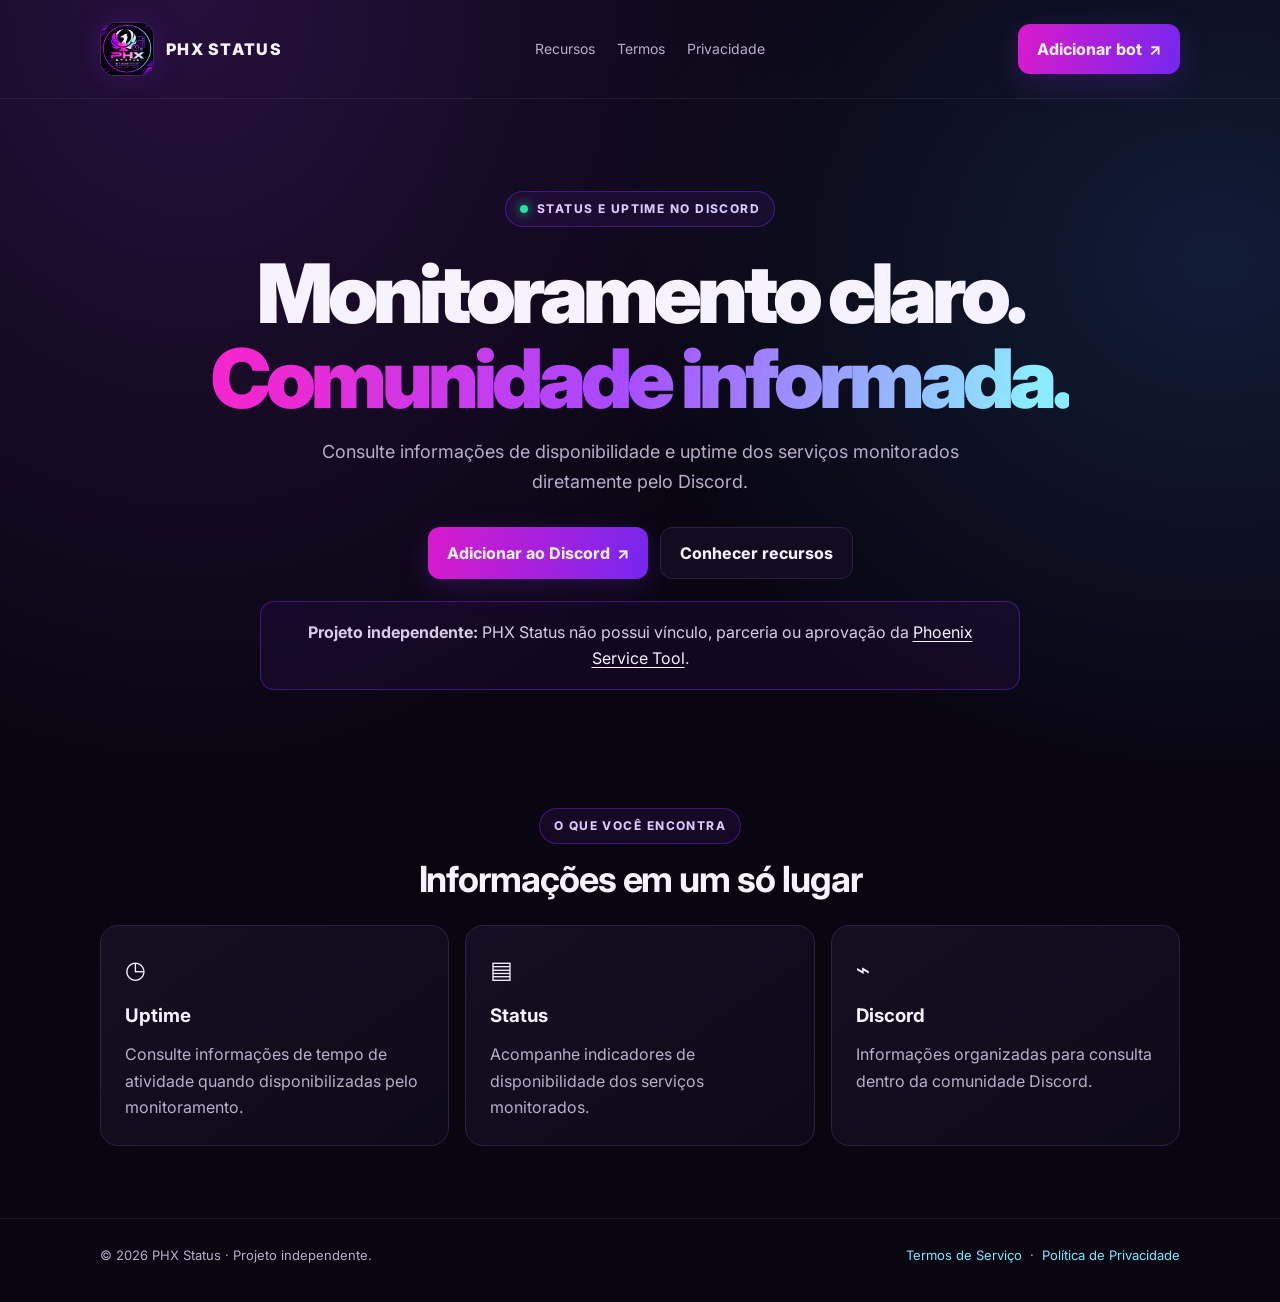
<file: index.html>
<!doctype html>
<html lang="pt-BR">
  <head>
    <meta charset="utf-8">
    <meta name="viewport" content="width=device-width, initial-scale=1">
    <meta
      name="description"
      content="Acompanhe o status dos serviços monitorados, receba alertas de disponibilidade e consulte uptime direto pelo Discord com o PHX STATUS."
    >
    <meta name="theme-color" content="#090611">
    <meta property="og:type" content="website">
    <meta property="og:locale" content="pt_BR">
    <meta property="og:site_name" content="PHX STATUS">
    <meta property="og:title" content="PHX STATUS — Status e Uptime no Discord">
    <meta
      property="og:description"
      content="Acompanhe o status dos serviços monitorados, receba alertas de disponibilidade e consulte uptime direto pelo Discord."
    >
    <meta property="og:url" content="https://darkerzinn.github.io/phxstatus/">
    <meta
      property="og:image"
      content="https://darkerzinn.github.io/phxstatus/logophxstatus.png?v=2"
    >
    <meta property="og:image:type" content="image/png">
    <meta property="og:image:width" content="1254">
    <meta property="og:image:height" content="1254">
    <meta
      property="og:image:alt"
      content="Logo do PHX STATUS com indicadores de status e uptime"
    >
    <meta name="twitter:card" content="summary_large_image">
    <meta name="twitter:title" content="PHX STATUS — Status e Uptime no Discord">
    <meta
      name="twitter:description"
      content="Acompanhe o status dos serviços monitorados, receba alertas de disponibilidade e consulte uptime direto pelo Discord."
    >
    <meta
      name="twitter:image"
      content="https://darkerzinn.github.io/phxstatus/logophxstatus.png?v=2"
    >
    <meta
      name="twitter:image:alt"
      content="Logo do PHX STATUS com indicadores de status e uptime"
    >
    <link rel="canonical" href="https://darkerzinn.github.io/phxstatus/">
    <title>PHX STATUS — Status e Uptime no Discord</title>
    <link rel="preconnect" href="https://fonts.googleapis.com">
    <link rel="preconnect" href="https://fonts.gstatic.com" crossorigin>
    <link
      href="https://fonts.googleapis.com/css2?family=Inter:wght@400;500;600;700;800;900&display=swap"
      rel="stylesheet"
    >
    <link rel="stylesheet" href="styles.css">
  </head>
  <body>
    <a class="skip-link" href="#conteudo">Pular para o conteúdo</a>

    <header class="site-header">
      <div class="wrap nav">
        <a class="brand" href="index.html" aria-label="PHX Status — início">
          <img class="brand-logo" src="logophxstatus.png" alt="">
          <span>PHX STATUS</span>
        </a>
        <nav class="links" aria-label="Navegação principal">
          <a href="#recursos">Recursos</a>
          <a href="terms.html">Termos</a>
          <a href="privacy.html">Privacidade</a>
        </nav>
        <a
          class="btn primary nav-cta"
          href="https://discord.com/oauth2/authorize?client_id=1567392038285082737&amp;permissions=84992&amp;integration_type=0&amp;scope=bot+applications.commands"
          target="_blank"
          rel="noopener noreferrer"
        >
          Adicionar bot
          <span aria-hidden="true">↗</span>
        </a>
      </div>
    </header>

    <main id="conteudo">
      <section class="hero wrap" aria-labelledby="titulo-principal">
        <span class="eyebrow">
          <span class="dot" aria-hidden="true"></span>
          Status e uptime no Discord
        </span>
        <h1 id="titulo-principal">
          Monitoramento claro.
          <br>
          <span class="gradient">Comunidade informada.</span>
        </h1>
        <p class="lead">
          Consulte informações de disponibilidade e uptime dos serviços
          monitorados diretamente pelo Discord.
        </p>
        <div class="actions">
          <a
            class="btn primary"
            href="https://discord.com/oauth2/authorize?client_id=1567392038285082737&amp;permissions=84992&amp;integration_type=0&amp;scope=bot+applications.commands"
            target="_blank"
            rel="noopener noreferrer"
          >
            Adicionar ao Discord
            <span aria-hidden="true">↗</span>
          </a>
          <a class="btn" href="#recursos">Conhecer recursos</a>
        </div>
        <p class="notice">
          <strong>Projeto independente:</strong> PHX Status não possui vínculo,
          parceria ou aprovação da
          <a
            href="https://phoenixservicetool.com/"
            target="_blank"
            rel="noopener noreferrer"
          >Phoenix Service Tool</a>.
        </p>
      </section>

      <section
        class="section wrap"
        id="recursos"
        aria-labelledby="titulo-recursos"
      >
        <div class="section-heading">
          <span class="eyebrow">O que você encontra</span>
          <h2 id="titulo-recursos">Informações em um só lugar</h2>
        </div>
        <div class="grid">
          <article class="card">
            <div class="icon" aria-hidden="true">◷</div>
            <h3>Uptime</h3>
            <p>
              Consulte informações de tempo de atividade quando disponibilizadas
              pelo monitoramento.
            </p>
          </article>
          <article class="card">
            <div class="icon" aria-hidden="true">▤</div>
            <h3>Status</h3>
            <p>
              Acompanhe indicadores de disponibilidade dos serviços monitorados.
            </p>
          </article>
          <article class="card">
            <div class="icon" aria-hidden="true">⌁</div>
            <h3>Discord</h3>
            <p>
              Informações organizadas para consulta dentro da comunidade
              Discord.
            </p>
          </article>
        </div>
      </section>
    </main>

    <footer class="site-footer">
      <div class="wrap foot">
        <span>© 2026 PHX Status · Projeto independente.</span>
        <nav aria-label="Documentos legais">
          <a href="terms.html">Termos de Serviço</a>
          <span aria-hidden="true">·</span>
          <a href="privacy.html">Política de Privacidade</a>
        </nav>
      </div>
    </footer>
  </body>
</html>
</file>
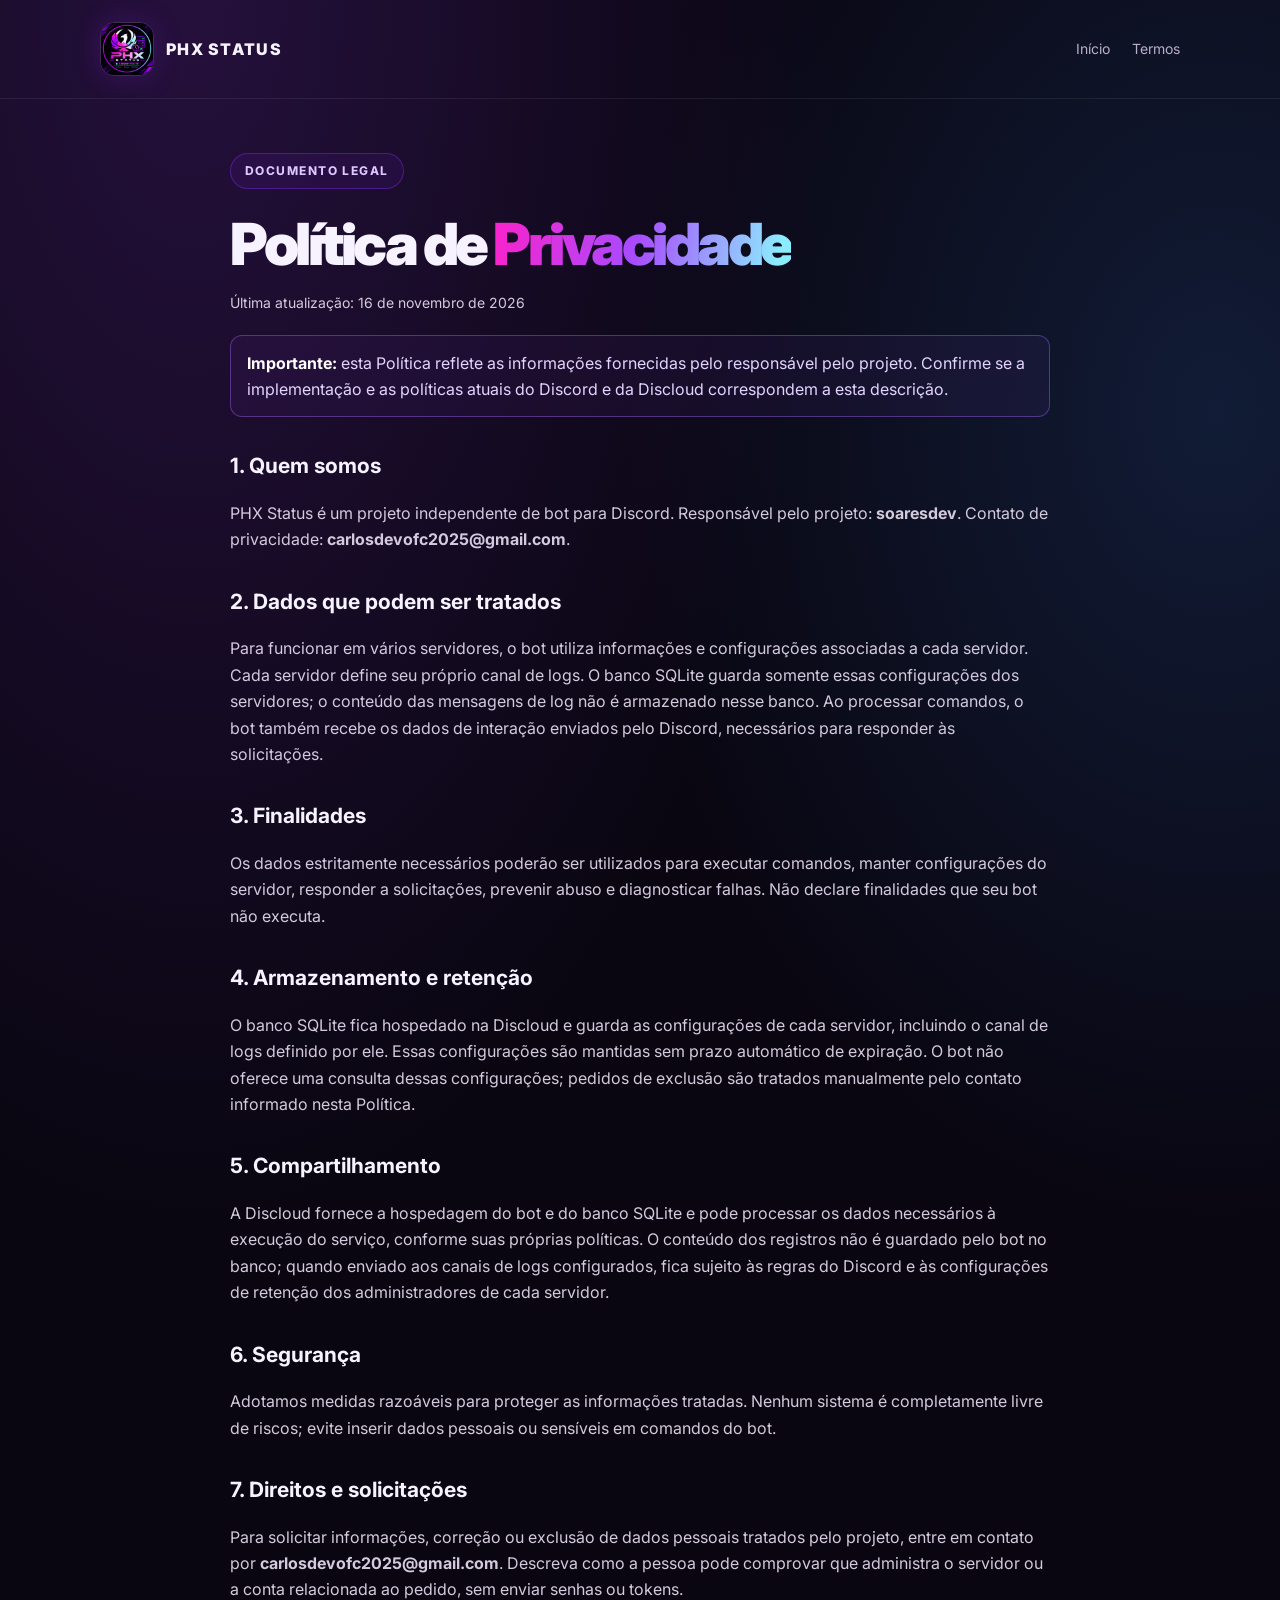
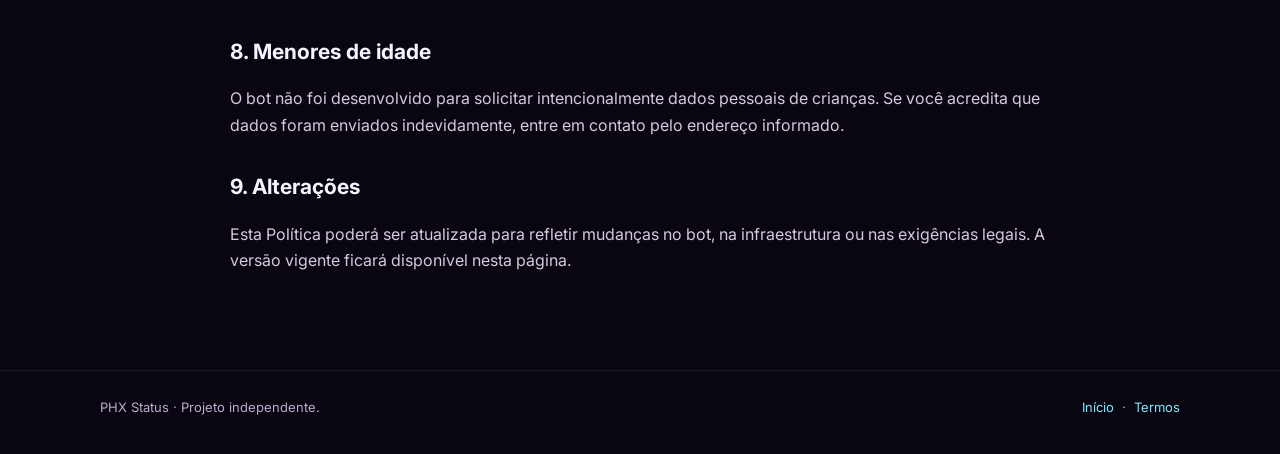
<file: privacy.html>
<!doctype html>
<html lang="pt-BR">
  <head>
    <meta charset="utf-8">
    <meta name="viewport" content="width=device-width, initial-scale=1">
    <meta
      name="description"
      content="Leia a Política de Privacidade do projeto independente PHX Status."
    >
    <meta name="theme-color" content="#090611">
    <meta property="og:type" content="website">
    <meta property="og:locale" content="pt_BR">
    <meta property="og:site_name" content="PHX STATUS">
    <meta
      property="og:title"
      content="Política de Privacidade — PHX STATUS"
    >
    <meta
      property="og:description"
      content="Saiba como o PHX STATUS trata os dados de configuração usados pelo bot no Discord."
    >
    <meta property="og:url" content="https://darkerzinn.github.io/phxstatus/privacy.html">
    <meta
      property="og:image"
      content="https://darkerzinn.github.io/phxstatus/logophxstatus.png?v=2"
    >
    <meta property="og:image:type" content="image/png">
    <meta property="og:image:width" content="1254">
    <meta property="og:image:height" content="1254">
    <meta
      property="og:image:alt"
      content="Logo do PHX STATUS com indicadores de status e uptime"
    >
    <meta name="twitter:card" content="summary_large_image">
    <meta
      name="twitter:title"
      content="Política de Privacidade — PHX STATUS"
    >
    <meta
      name="twitter:description"
      content="Saiba como o PHX STATUS trata os dados de configuração usados pelo bot no Discord."
    >
    <meta
      name="twitter:image"
      content="https://darkerzinn.github.io/phxstatus/logophxstatus.png?v=2"
    >
    <link rel="canonical" href="https://darkerzinn.github.io/phxstatus/privacy.html">
    <title>Política de Privacidade — PHX Status</title>
    <link rel="preconnect" href="https://fonts.googleapis.com">
    <link rel="preconnect" href="https://fonts.gstatic.com" crossorigin>
    <link
      href="https://fonts.googleapis.com/css2?family=Inter:wght@400;500;600;700;800;900&display=swap"
      rel="stylesheet"
    >
    <link rel="stylesheet" href="styles.css">
  </head>
  <body>
    <a class="skip-link" href="#conteudo">Pular para o conteúdo</a>

    <header class="site-header">
      <div class="wrap nav">
        <a class="brand" href="index.html" aria-label="PHX Status — início">
          <img class="brand-logo" src="logophxstatus.png" alt="">
          <span>PHX STATUS</span>
        </a>
        <nav class="links" aria-label="Navegação principal">
          <a href="index.html">Início</a>
          <a href="terms.html">Termos</a>
        </nav>
      </div>
    </header>

    <main class="wrap page" id="conteudo">
      <span class="eyebrow">Documento legal</span>
      <h1>Política de <span class="gradient">Privacidade</span></h1>
      <p class="updated">Última atualização: 16 de novembro de 2026</p>

      <div class="placeholder">
        <strong>Importante:</strong> esta Política reflete as informações
        fornecidas pelo responsável pelo projeto. Confirme se a implementação e
        as políticas atuais do Discord e da Discloud correspondem a esta
        descrição.
      </div>

      <h2>1. Quem somos</h2>
      <p>
        PHX Status é um projeto independente de bot para Discord. Responsável
        pelo projeto:
        <strong>soaresdev</strong>. Contato de privacidade:
        <strong>carlosdevofc2025@gmail.com</strong>.
      </p>

      <h2>2. Dados que podem ser tratados</h2>
      <p>
        Para funcionar em vários servidores, o bot utiliza informações e
        configurações associadas a cada servidor. Cada servidor define seu
        próprio canal de logs. O banco SQLite guarda somente essas configurações
        dos servidores; o conteúdo das mensagens de log não é armazenado nesse
        banco. Ao processar comandos, o bot também recebe os dados de interação
        enviados pelo Discord, necessários para responder às solicitações.
      </p>

      <h2>3. Finalidades</h2>
      <p>
        Os dados estritamente necessários poderão ser utilizados para executar
        comandos, manter configurações do servidor, responder a solicitações,
        prevenir abuso e diagnosticar falhas. Não declare finalidades que seu
        bot não executa.
      </p>

      <h2>4. Armazenamento e retenção</h2>
      <p>
        O banco SQLite fica hospedado na Discloud e guarda as configurações de
        cada servidor, incluindo o canal de logs definido por ele. Essas
        configurações são mantidas sem prazo automático de expiração. O bot não
        oferece uma consulta dessas configurações; pedidos de exclusão são
        tratados manualmente pelo contato informado nesta Política.
      </p>

      <h2>5. Compartilhamento</h2>
      <p>
        A Discloud fornece a hospedagem do bot e do banco SQLite e pode processar
        os dados necessários à execução do serviço, conforme suas próprias
        políticas. O conteúdo dos registros não é guardado pelo bot no banco;
        quando enviado aos canais de logs configurados, fica sujeito às regras
        do Discord e às configurações de retenção dos administradores de cada
        servidor.
      </p>

      <h2>6. Segurança</h2>
      <p>
        Adotamos medidas razoáveis para proteger as informações tratadas. Nenhum
        sistema é completamente livre de riscos; evite inserir dados pessoais ou
        sensíveis em comandos do bot.
      </p>

      <h2>7. Direitos e solicitações</h2>
      <p>
        Para solicitar informações, correção ou exclusão de dados pessoais
        tratados pelo projeto, entre em contato por
        <strong>carlosdevofc2025@gmail.com</strong>. Descreva como a pessoa pode
        comprovar que administra o servidor ou a conta relacionada ao pedido,
        sem enviar senhas ou tokens.
      </p>

      <h2>8. Menores de idade</h2>
      <p>
        O bot não foi desenvolvido para solicitar intencionalmente dados
        pessoais de crianças. Se você acredita que dados foram enviados
        indevidamente, entre em contato pelo endereço informado.
      </p>

      <h2>9. Alterações</h2>
      <p>
        Esta Política poderá ser atualizada para refletir mudanças no bot, na
        infraestrutura ou nas exigências legais. A versão vigente ficará
        disponível nesta página.
      </p>
    </main>

    <footer class="site-footer">
      <div class="wrap foot">
        <span>PHX Status · Projeto independente.</span>
        <nav aria-label="Outras páginas">
          <a href="index.html">Início</a>
          <span aria-hidden="true">·</span>
          <a href="terms.html">Termos</a>
        </nav>
      </div>
    </footer>
  </body>
</html>
</file>
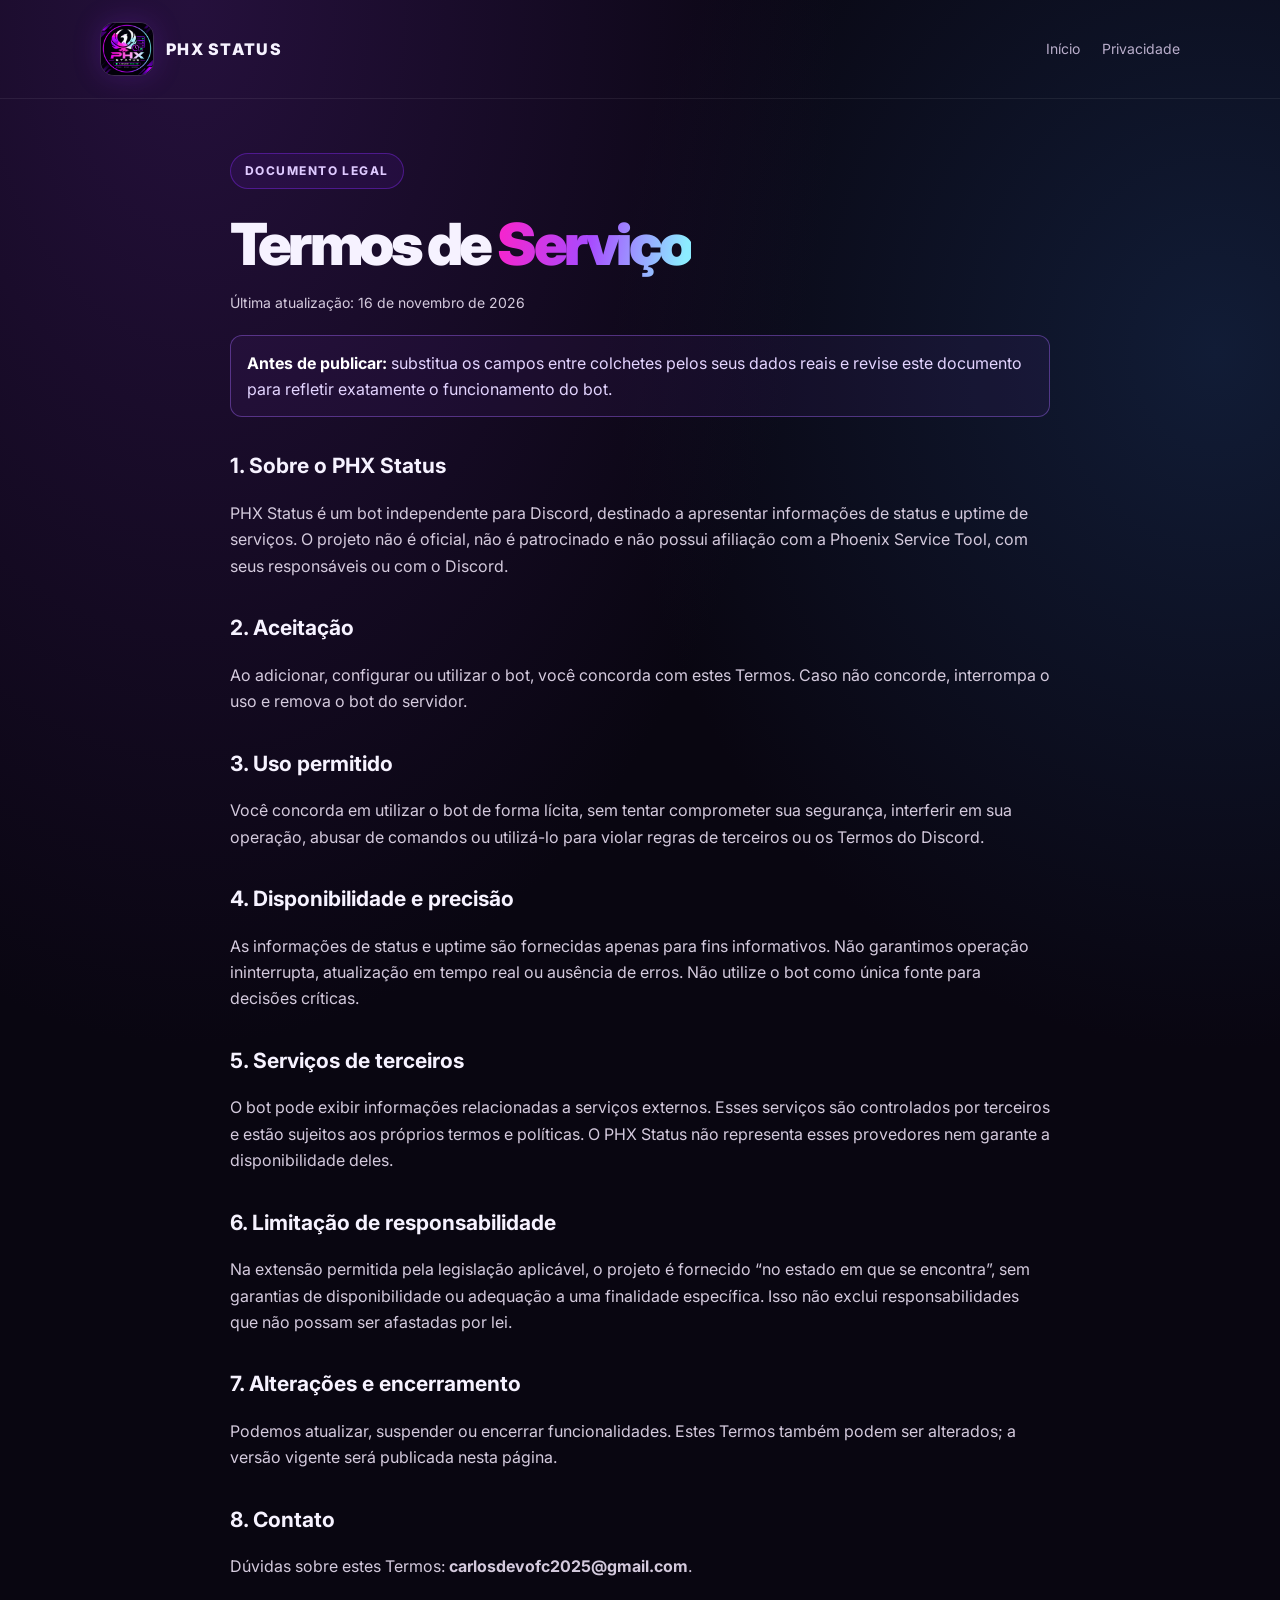
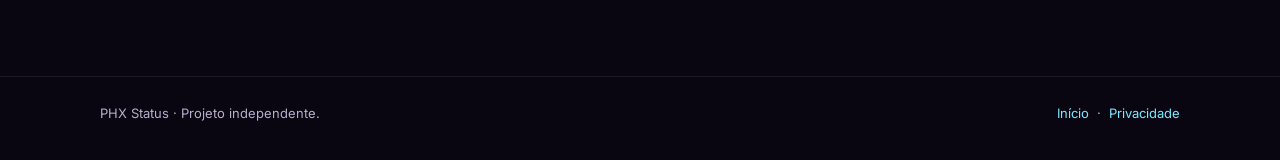
<file: terms.html>
<!doctype html>
<html lang="pt-BR">
  <head>
    <meta charset="utf-8">
    <meta name="viewport" content="width=device-width, initial-scale=1">
    <meta
      name="description"
      content="Leia os Termos de Serviço do projeto independente PHX Status."
    >
    <meta name="theme-color" content="#090611">
    <meta property="og:type" content="website">
    <meta property="og:locale" content="pt_BR">
    <meta property="og:site_name" content="PHX STATUS">
    <meta
      property="og:title"
      content="Termos de Serviço — PHX STATUS"
    >
    <meta
      property="og:description"
      content="Consulte os Termos de Serviço do PHX STATUS, projeto independente de monitoramento para Discord."
    >
    <meta property="og:url" content="https://darkerzinn.github.io/phxstatus/terms.html">
    <meta
      property="og:image"
      content="https://darkerzinn.github.io/phxstatus/logophxstatus.png?v=2"
    >
    <meta property="og:image:type" content="image/png">
    <meta property="og:image:width" content="1254">
    <meta property="og:image:height" content="1254">
    <meta
      property="og:image:alt"
      content="Logo do PHX STATUS com indicadores de status e uptime"
    >
    <meta name="twitter:card" content="summary_large_image">
    <meta
      name="twitter:title"
      content="Termos de Serviço — PHX STATUS"
    >
    <meta
      name="twitter:description"
      content="Consulte os Termos de Serviço do PHX STATUS, projeto independente de monitoramento para Discord."
    >
    <meta
      name="twitter:image"
      content="https://darkerzinn.github.io/phxstatus/logophxstatus.png?v=2"
    >
    <link rel="canonical" href="https://darkerzinn.github.io/phxstatus/terms.html">
    <title>Termos de Serviço — PHX Status</title>
    <link rel="preconnect" href="https://fonts.googleapis.com">
    <link rel="preconnect" href="https://fonts.gstatic.com" crossorigin>
    <link
      href="https://fonts.googleapis.com/css2?family=Inter:wght@400;500;600;700;800;900&display=swap"
      rel="stylesheet"
    >
    <link rel="stylesheet" href="styles.css">
  </head>
  <body>
    <a class="skip-link" href="#conteudo">Pular para o conteúdo</a>

    <header class="site-header">
      <div class="wrap nav">
        <a class="brand" href="index.html" aria-label="PHX Status — início">
          <img class="brand-logo" src="logophxstatus.png" alt="">
          <span>PHX STATUS</span>
        </a>
        <nav class="links" aria-label="Navegação principal">
          <a href="index.html">Início</a>
          <a href="privacy.html">Privacidade</a>
        </nav>
      </div>
    </header>

    <main class="wrap page" id="conteudo">
      <span class="eyebrow">Documento legal</span>
      <h1>Termos de <span class="gradient">Serviço</span></h1>
      <p class="updated">Última atualização: 16 de novembro de 2026</p>

      <div class="placeholder">
        <strong>Antes de publicar:</strong> substitua os campos entre colchetes
        pelos seus dados reais e revise este documento para refletir exatamente
        o funcionamento do bot.
      </div>

      <h2>1. Sobre o PHX Status</h2>
      <p>
        PHX Status é um bot independente para Discord, destinado a apresentar
        informações de status e uptime de serviços. O projeto não é oficial, não
        é patrocinado e não possui afiliação com a Phoenix Service Tool, com seus
        responsáveis ou com o Discord.
      </p>

      <h2>2. Aceitação</h2>
      <p>
        Ao adicionar, configurar ou utilizar o bot, você concorda com estes
        Termos. Caso não concorde, interrompa o uso e remova o bot do servidor.
      </p>

      <h2>3. Uso permitido</h2>
      <p>
        Você concorda em utilizar o bot de forma lícita, sem tentar comprometer
        sua segurança, interferir em sua operação, abusar de comandos ou
        utilizá-lo para violar regras de terceiros ou os Termos do Discord.
      </p>

      <h2>4. Disponibilidade e precisão</h2>
      <p>
        As informações de status e uptime são fornecidas apenas para fins
        informativos. Não garantimos operação ininterrupta, atualização em tempo
        real ou ausência de erros. Não utilize o bot como única fonte para
        decisões críticas.
      </p>

      <h2>5. Serviços de terceiros</h2>
      <p>
        O bot pode exibir informações relacionadas a serviços externos. Esses
        serviços são controlados por terceiros e estão sujeitos aos próprios
        termos e políticas. O PHX Status não representa esses provedores nem
        garante a disponibilidade deles.
      </p>

      <h2>6. Limitação de responsabilidade</h2>
      <p>
        Na extensão permitida pela legislação aplicável, o projeto é fornecido
        “no estado em que se encontra”, sem garantias de disponibilidade ou
        adequação a uma finalidade específica. Isso não exclui responsabilidades
        que não possam ser afastadas por lei.
      </p>

      <h2>7. Alterações e encerramento</h2>
      <p>
        Podemos atualizar, suspender ou encerrar funcionalidades. Estes Termos
        também podem ser alterados; a versão vigente será publicada nesta
        página.
      </p>

      <h2>8. Contato</h2>
      <p>Dúvidas sobre estes Termos: <strong>carlosdevofc2025@gmail.com</strong>.</p>
    </main>

    <footer class="site-footer">
      <div class="wrap foot">
        <span>PHX Status · Projeto independente.</span>
        <nav aria-label="Outras páginas">
          <a href="index.html">Início</a>
          <span aria-hidden="true">·</span>
          <a href="privacy.html">Privacidade</a>
        </nav>
      </div>
    </footer>
  </body>
</html>
</file>
<file: styles.css>
:root {
  color-scheme: dark;
  --bg: #090611;
  --panel: #120c20;
  --text: #f6f2ff;
  --muted: #b9aecb;
  --pink: #ed27d5;
  --purple: #8b28ff;
  --cyan: #79eaff;
  --green: #21e69a;
  --line: #302044;
}

* {
  box-sizing: border-box;
}

html {
  scroll-behavior: smooth;
  scroll-padding-top: 24px;
}

body {
  min-width: 320px;
  margin: 0;
  background:
    radial-gradient(ellipse at 15% 0%, #25103c 0, transparent 42%),
    radial-gradient(ellipse at 95% 20%, #111c36 0, transparent 35%),
    var(--bg);
  color: var(--text);
  font: 16px/1.65 "Inter", ui-sans-serif, system-ui, -apple-system,
    "Segoe UI", Roboto, Arial, sans-serif;
}

a {
  color: var(--cyan);
  text-decoration: none;
}

a:hover {
  text-decoration: underline;
  text-underline-offset: 3px;
}

a:focus-visible {
  outline: 3px solid var(--cyan);
  outline-offset: 4px;
  border-radius: 3px;
}

.wrap {
  width: min(1080px, calc(100% - 40px));
  margin-inline: auto;
}

.skip-link {
  position: absolute;
  z-index: 1;
  top: 12px;
  left: 12px;
  padding: 9px 14px;
  transform: translateY(-160%);
  border-radius: 8px;
  background: var(--text);
  color: var(--bg);
  font-weight: 750;
}

.skip-link:focus {
  transform: translateY(0);
}

.site-header {
  padding: 22px 0;
  border-bottom: 1px solid #ffffff12;
}

.nav {
  display: flex;
  align-items: center;
  justify-content: space-between;
  gap: 20px;
}

.brand {
  display: flex;
  align-items: center;
  gap: 12px;
  color: var(--text);
  font-weight: 850;
  letter-spacing: 0.08em;
}

.brand-logo {
  width: 54px;
  height: 54px;
  flex: 0 0 auto;
  border: 1px solid #ffffff20;
  border-radius: 14px;
  object-fit: cover;
  box-shadow: 0 0 28px #9c28ff35;
}

.links {
  display: flex;
  flex-wrap: wrap;
  gap: 22px;
  font-size: 14px;
}

.links a {
  color: var(--muted);
}

.links a:hover {
  color: var(--text);
}

.nav-cta {
  white-space: nowrap;
}

.hero {
  padding: 92px 0 76px;
  text-align: center;
}

.eyebrow {
  display: inline-flex;
  align-items: center;
  gap: 9px;
  padding: 7px 14px;
  border: 1px solid #8b28ff66;
  border-radius: 999px;
  background: #8b28ff16;
  color: #dfcaff;
  font-size: 12px;
  font-weight: 750;
  letter-spacing: 0.12em;
  text-transform: uppercase;
}

.dot {
  width: 8px;
  height: 8px;
  border-radius: 50%;
  background: var(--green);
  box-shadow: 0 0 12px var(--green);
}

h1 {
  margin: 24px 0 16px;
  font-size: clamp(38px, 7vw, 82px);
  font-weight: 950;
  letter-spacing: -0.06em;
  line-height: 1.04;
}

.gradient {
  background: linear-gradient(100deg, #f326cf 5%, #a84bff 48%, #8cecff 95%);
  background-clip: text;
  color: transparent;
}

.lead {
  max-width: 680px;
  margin: 0 auto;
  color: var(--muted);
  font-size: 18px;
}

.actions {
  display: flex;
  flex-wrap: wrap;
  justify-content: center;
  gap: 12px;
  margin-top: 30px;
}

.btn {
  display: inline-flex;
  align-items: center;
  gap: 7px;
  padding: 12px 19px;
  border: 1px solid var(--line);
  border-radius: 12px;
  background: var(--panel);
  color: var(--text);
  font-weight: 750;
}

.btn:hover {
  border-color: #8b28ff99;
  text-decoration: none;
}

.btn.primary {
  border: 0;
  background: linear-gradient(100deg, #d91acb, #7627ef);
  box-shadow: 0 8px 30px #a12aff35;
}

.notice {
  max-width: 760px;
  margin: 22px auto 0;
  padding: 17px 20px;
  border: 1px solid #8b28ff66;
  border-radius: 14px;
  background: #8b28ff12;
  color: #d9cce9;
}

.notice a {
  color: var(--text);
  text-decoration: underline;
  text-underline-offset: 3px;
}

.section {
  padding: 42px 0 72px;
}

.section-heading {
  margin-bottom: 24px;
  text-align: center;
}

.section-heading h2 {
  margin: 14px 0 0;
  font-size: clamp(26px, 4vw, 36px);
  letter-spacing: -0.03em;
  line-height: 1.2;
}

.grid {
  display: grid;
  grid-template-columns: repeat(3, minmax(0, 1fr));
  gap: 16px;
}

.card {
  padding: 24px;
  border: 1px solid var(--line);
  border-radius: 18px;
  background: linear-gradient(145deg, #171026dd, #0e0a17dd);
  transition:
    border-color 180ms ease,
    transform 180ms ease;
}

.card:hover {
  transform: translateY(-3px);
  border-color: #8b28ff88;
}

.card h3 {
  margin: 0 0 9px;
}

.card p {
  margin: 0;
  color: var(--muted);
}

.icon {
  margin-bottom: 12px;
  font-size: 24px;
}

.page {
  max-width: 820px;
  padding: 54px 0 80px;
}

.page h1 {
  font-size: clamp(38px, 6vw, 58px);
  line-height: 1.08;
}

.updated {
  color: var(--muted);
  font-size: 14px;
}

.page h2 {
  margin: 32px 0 8px;
  font-size: 21px;
}

.page p,
.page li {
  color: #d4cadd;
}

.page ul {
  padding-left: 22px;
}

.placeholder {
  margin: 20px 0;
  padding: 14px 16px;
  border: 1px solid #a66aff66;
  border-radius: 12px;
  background: #6d35a51a;
  color: #e3d4ff;
}

.placeholder strong {
  color: white;
}

.site-footer {
  padding: 26px 0 36px;
  border-top: 1px solid #ffffff12;
  color: var(--muted);
  font-size: 13px;
}

.foot {
  display: flex;
  flex-wrap: wrap;
  justify-content: space-between;
  gap: 18px;
}

.foot nav {
  display: flex;
  flex-wrap: wrap;
  gap: 8px;
}

@media (max-width: 760px) {
  .grid {
    grid-template-columns: 1fr;
  }

  .hero {
    padding: 66px 0 54px;
  }

  .nav {
    align-items: flex-start;
    flex-direction: column;
  }

  .brand-logo {
    width: 48px;
    height: 48px;
  }

  .links {
    gap: 14px;
  }
}

@media (prefers-reduced-motion: reduce) {
  html {
    scroll-behavior: auto;
  }

  *,
  *::before,
  *::after {
    transition-duration: 0.01ms !important;
  }
}
</file>
